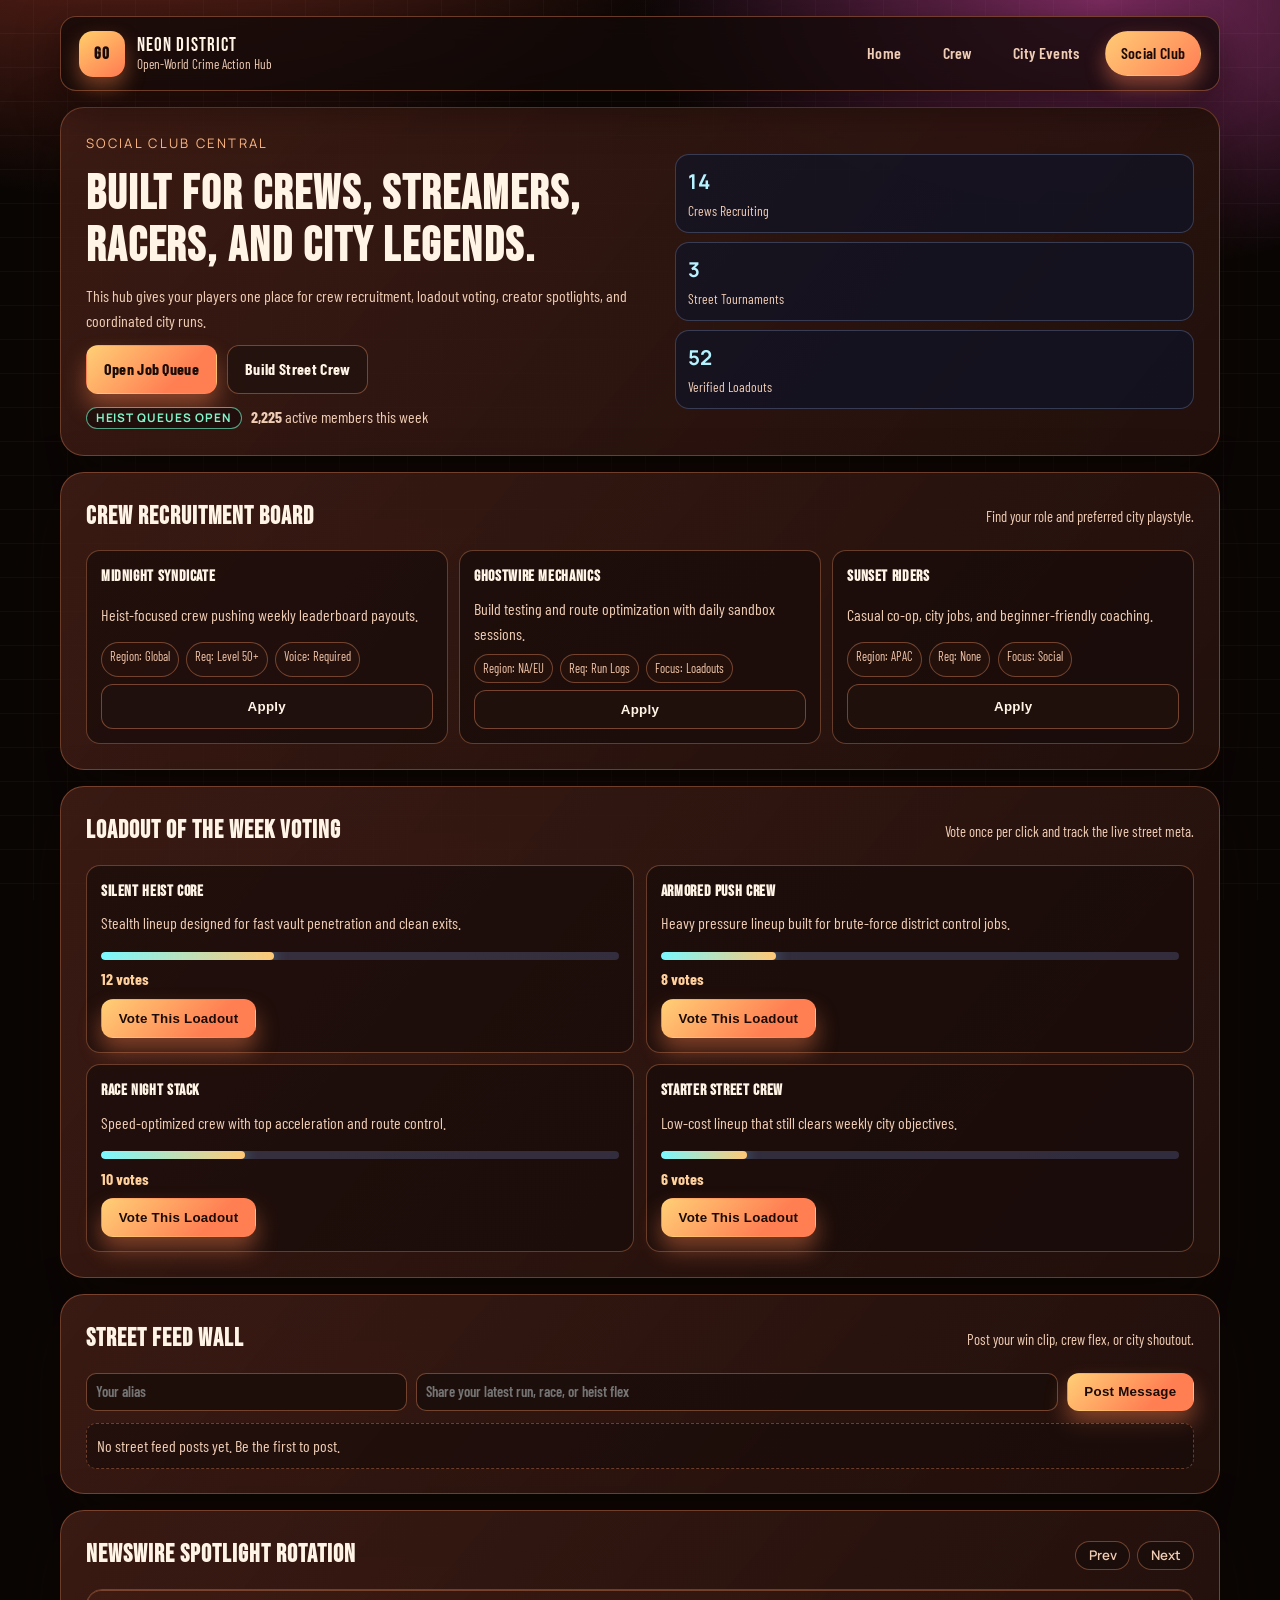
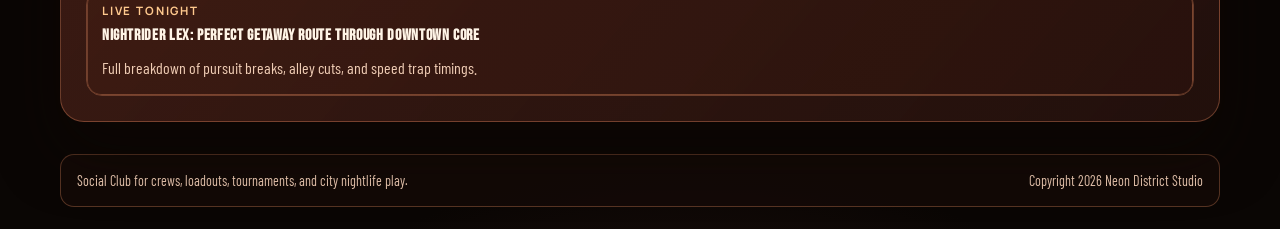
<file: community.html>
<!DOCTYPE html>
<html lang="en">
<head>
  <meta charset="UTF-8" />
  <meta name="viewport" content="width=device-width, initial-scale=1" />
  <title>Neon District | Social Club</title>
  <link rel="preconnect" href="https://fonts.googleapis.com" />
  <link rel="preconnect" href="https://fonts.gstatic.com" crossorigin />
  <link
    href="https://fonts.googleapis.com/css2?family=Bebas+Neue&family=Barlow+Condensed:wght@400;500;600;700;800&family=Manrope:wght@500;700&display=swap"
    rel="stylesheet"
  />
  <link rel="stylesheet" href="styles.css" />
  <script src="script.js" defer></script>
</head>
<body data-page="community">
  <div class="atmo-layer"></div>

  <header class="site-header">
    <a href="index.html" class="brand">
      <span class="brand-mark">GO</span>
      <span class="brand-text">
        <strong>Neon District</strong>
        <small>Open-World Crime Action Hub</small>
      </span>
    </a>

    <button class="menu-toggle" type="button" data-menu-toggle aria-label="Toggle navigation">Menu</button>

    <nav class="site-nav" data-nav>
      <a href="index.html" data-page-link="home">Home</a>
      <a href="startgame.html" data-page-link="characters">Crew</a>
      <a href="event_calender.html" data-page-link="events">City Events</a>
      <a href="community.html" data-page-link="community">Social Club</a>
    </nav>
  </header>

  <main class="page page-community">
    <section class="panel community-hero" data-reveal>
      <div class="community-hero-copy">
        <p class="kicker">Social Club Central</p>
        <h1>Built for crews, streamers, racers, and city legends.</h1>
        <p class="intro-text">
          This hub gives your players one place for crew recruitment, loadout voting, creator spotlights, and coordinated city runs.
        </p>

        <div class="cta-row">
          <a class="btn btn-primary" href="event_calender.html">Open Job Queue</a>
          <a class="btn btn-ghost" href="startgame.html">Build Street Crew</a>
        </div>

        <div class="community-badges">
          <span class="status-badge status-online" data-community-status>Server online</span>
          <span><strong data-community-members>2438</strong> active members this week</span>
        </div>
      </div>

      <div class="community-hero-metrics">
        <article class="stat-card">
          <h3>14</h3>
          <p>Crews Recruiting</p>
        </article>
        <article class="stat-card">
          <h3>3</h3>
          <p>Street Tournaments</p>
        </article>
        <article class="stat-card">
          <h3>52</h3>
          <p>Verified Loadouts</p>
        </article>
      </div>
    </section>

    <section class="panel guild-panel" data-reveal>
      <div class="section-head">
        <h2>Crew Recruitment Board</h2>
        <small>Find your role and preferred city playstyle.</small>
      </div>

      <div class="guild-grid">
        <article class="guild-card">
          <h3>Midnight Syndicate</h3>
          <p>Heist-focused crew pushing weekly leaderboard payouts.</p>
          <div class="chip-row">
            <span class="chip">Region: Global</span>
            <span class="chip">Req: Level 50+</span>
            <span class="chip">Voice: Required</span>
          </div>
          <button class="btn btn-ghost" type="button">Apply</button>
        </article>

        <article class="guild-card">
          <h3>Ghostwire Mechanics</h3>
          <p>Build testing and route optimization with daily sandbox sessions.</p>
          <div class="chip-row">
            <span class="chip">Region: NA/EU</span>
            <span class="chip">Req: Run Logs</span>
            <span class="chip">Focus: Loadouts</span>
          </div>
          <button class="btn btn-ghost" type="button">Apply</button>
        </article>

        <article class="guild-card">
          <h3>Sunset Riders</h3>
          <p>Casual co-op, city jobs, and beginner-friendly coaching.</p>
          <div class="chip-row">
            <span class="chip">Region: APAC</span>
            <span class="chip">Req: None</span>
            <span class="chip">Focus: Social</span>
          </div>
          <button class="btn btn-ghost" type="button">Apply</button>
        </article>
      </div>
    </section>

    <section class="panel vote-panel" data-reveal>
      <div class="section-head">
        <h2>Loadout of the Week Voting</h2>
        <small>Vote once per click and track the live street meta.</small>
      </div>

      <div class="vote-grid">
        <article class="vote-card">
          <h3>Silent Heist Core</h3>
          <p>Stealth lineup designed for fast vault penetration and clean exits.</p>
          <div class="progress-meter"><span data-vote-bar="burst"></span></div>
          <p class="vote-count"><strong data-vote-count="burst">0</strong> votes</p>
          <button class="btn btn-primary" type="button" data-vote-button="burst">Vote This Loadout</button>
        </article>

        <article class="vote-card">
          <h3>Armored Push Crew</h3>
          <p>Heavy pressure lineup built for brute-force district control jobs.</p>
          <div class="progress-meter"><span data-vote-bar="carry"></span></div>
          <p class="vote-count"><strong data-vote-count="carry">0</strong> votes</p>
          <button class="btn btn-primary" type="button" data-vote-button="carry">Vote This Loadout</button>
        </article>

        <article class="vote-card">
          <h3>Race Night Stack</h3>
          <p>Speed-optimized crew with top acceleration and route control.</p>
          <div class="progress-meter"><span data-vote-bar="reaction"></span></div>
          <p class="vote-count"><strong data-vote-count="reaction">0</strong> votes</p>
          <button class="btn btn-primary" type="button" data-vote-button="reaction">Vote This Loadout</button>
        </article>

        <article class="vote-card">
          <h3>Starter Street Crew</h3>
          <p>Low-cost lineup that still clears weekly city objectives.</p>
          <div class="progress-meter"><span data-vote-bar="beginner"></span></div>
          <p class="vote-count"><strong data-vote-count="beginner">0</strong> votes</p>
          <button class="btn btn-primary" type="button" data-vote-button="beginner">Vote This Loadout</button>
        </article>
      </div>
    </section>

    <section class="panel fan-wall-panel" data-reveal>
      <div class="section-head">
        <h2>Street Feed Wall</h2>
        <small>Post your win clip, crew flex, or city shoutout.</small>
      </div>

      <form class="fan-form" data-fan-form>
        <input type="text" name="alias" maxlength="20" placeholder="Your alias" required />
        <input type="text" name="message" maxlength="140" placeholder="Share your latest run, race, or heist flex" required />
        <button class="btn btn-primary" type="submit">Post Message</button>
      </form>

      <ul class="fan-wall-list" data-fan-list>
        <li class="fan-empty">No posts yet. Be the first to post.</li>
      </ul>
    </section>

    <section class="panel spotlight-panel" data-reveal>
      <div class="section-head">
        <h2>Newswire Spotlight Rotation</h2>
        <div class="carousel-controls">
          <button type="button" data-spot-prev aria-label="Previous spotlight">Prev</button>
          <button type="button" data-spot-next aria-label="Next spotlight">Next</button>
        </div>
      </div>

      <div class="carousel-window">
        <div class="spotlight-track" data-spotlight-track>
          <article class="spotlight-card">
            <p class="label">Live Tonight</p>
            <h3>NightRider Lex: Perfect getaway route through Downtown Core</h3>
            <p>Full breakdown of pursuit breaks, alley cuts, and speed trap timings.</p>
          </article>
          <article class="spotlight-card">
            <p class="label">Guide Drop</p>
            <h3>Ghostline Crew: Full progression roadmap from level 1 to 50</h3>
            <p>Includes low-budget routes, cash planning, and loadout priorities.</p>
          </article>
          <article class="spotlight-card">
            <p class="label">Build Lab</p>
            <h3>Garage Collective: Street race benchmark tuning spreadsheet</h3>
            <p>Community test results for suspension, traction, and drift control.</p>
          </article>
        </div>
      </div>
    </section>
  </main>

  <footer class="site-footer">
    <p>Social Club for crews, loadouts, tournaments, and city nightlife play.</p>
    <p>Copyright <span data-year></span> Neon District Studio</p>
  </footer>
</body>
</html>
</file>
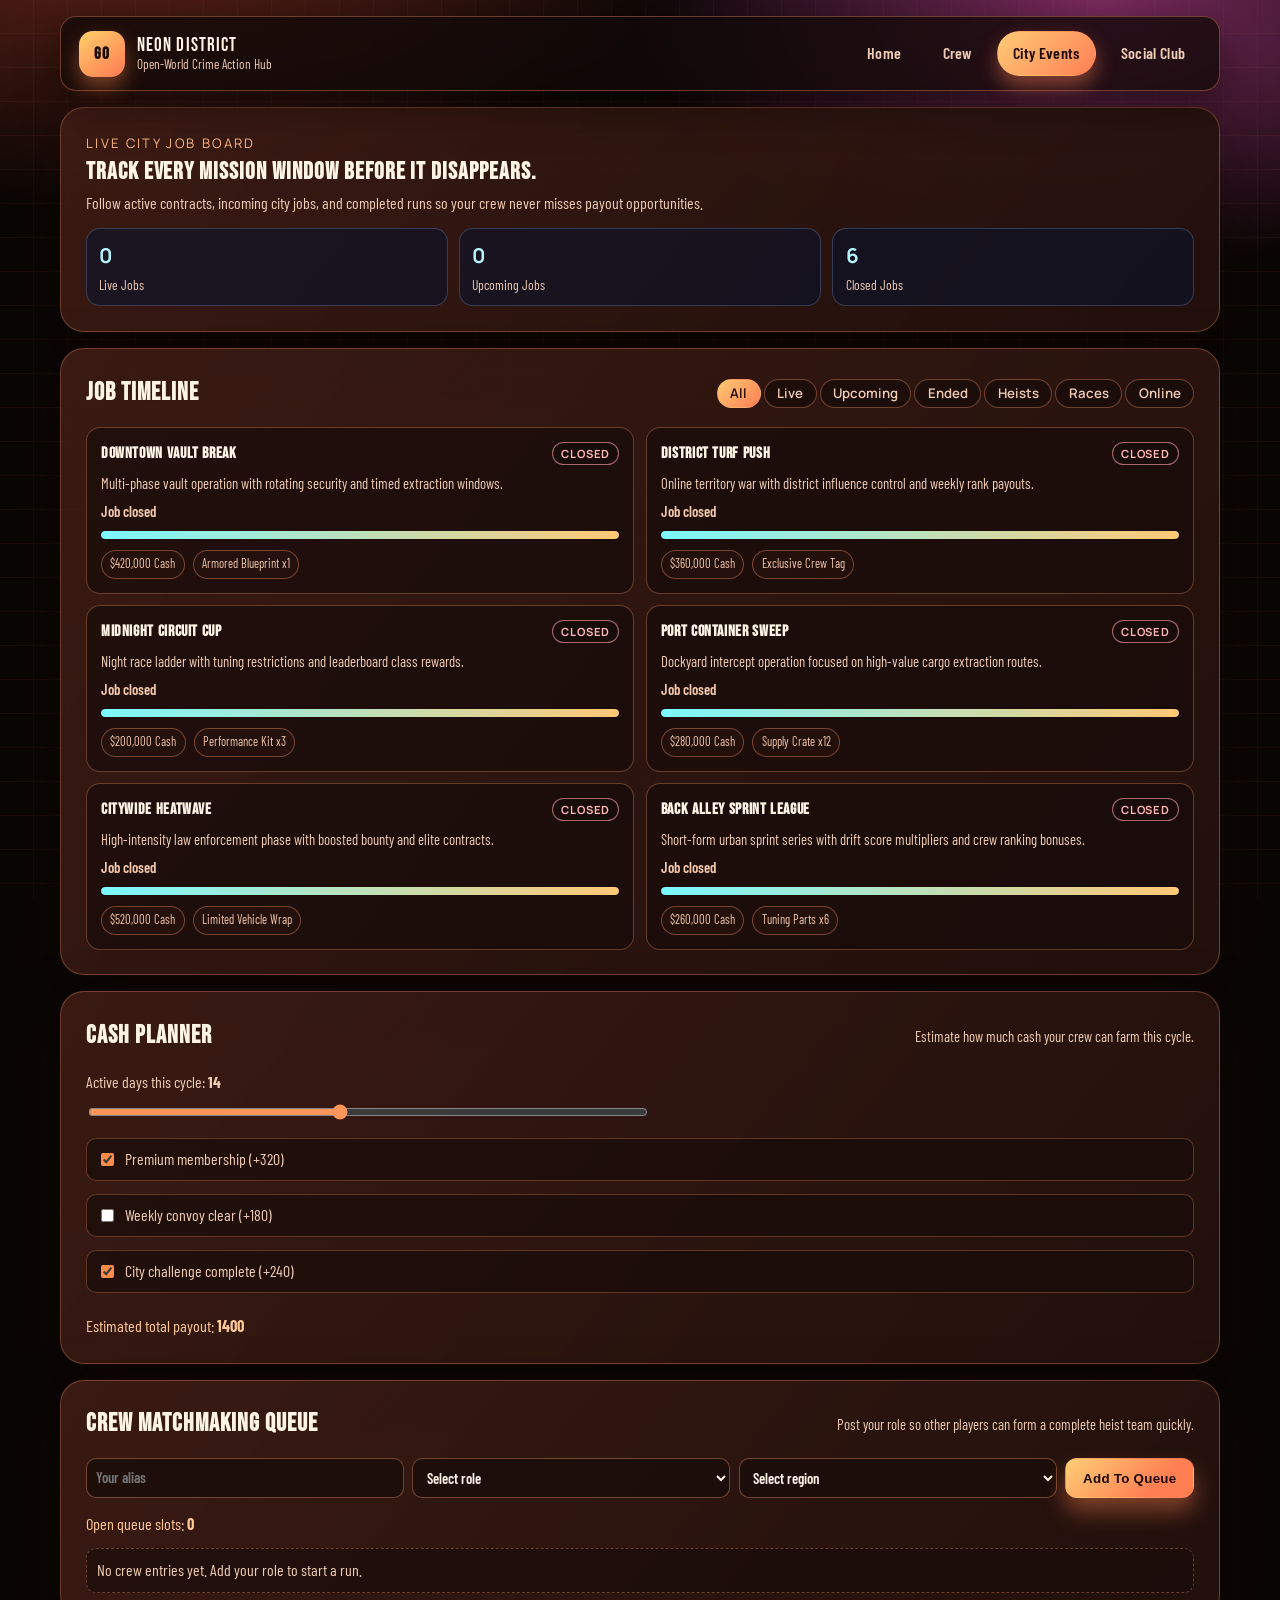
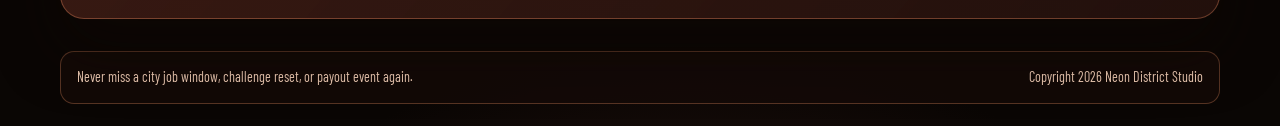
<file: event_calender.html>
<!DOCTYPE html>
<html lang="en">
<head>
  <meta charset="UTF-8" />
  <meta name="viewport" content="width=device-width, initial-scale=1" />
  <title>Neon District | City Job Board</title>
  <link rel="preconnect" href="https://fonts.googleapis.com" />
  <link rel="preconnect" href="https://fonts.gstatic.com" crossorigin />
  <link
    href="https://fonts.googleapis.com/css2?family=Bebas+Neue&family=Barlow+Condensed:wght@400;500;600;700;800&family=Manrope:wght@500;700&display=swap"
    rel="stylesheet"
  />
  <link rel="stylesheet" href="styles.css" />
  <script src="script.js" defer></script>
</head>
<body data-page="events">
  <div class="atmo-layer"></div>

  <header class="site-header">
    <a href="index.html" class="brand">
      <span class="brand-mark">GO</span>
      <span class="brand-text">
        <strong>Neon District</strong>
        <small>Open-World Crime Action Hub</small>
      </span>
    </a>

    <button class="menu-toggle" type="button" data-menu-toggle aria-label="Toggle navigation">Menu</button>

    <nav class="site-nav" data-nav>
      <a href="index.html" data-page-link="home">Home</a>
      <a href="startgame.html" data-page-link="characters">Crew</a>
      <a href="event_calender.html" data-page-link="events">City Events</a>
      <a href="community.html" data-page-link="community">Social Club</a>
    </nav>
  </header>

  <main class="page page-events">
    <section class="panel events-hero" data-reveal>
      <div>
        <p class="kicker">Live City Job Board</p>
        <h1>Track every mission window before it disappears.</h1>
        <p class="intro-text">
          Follow active contracts, incoming city jobs, and completed runs so your crew never misses payout opportunities.
        </p>
      </div>

      <div class="metrics-grid">
        <article class="stat-card">
          <h3 data-live-count>0</h3>
          <p>Live Jobs</p>
        </article>
        <article class="stat-card">
          <h3 data-upcoming-count>0</h3>
          <p>Upcoming Jobs</p>
        </article>
        <article class="stat-card">
          <h3 data-ended-count>0</h3>
          <p>Closed Jobs</p>
        </article>
      </div>
    </section>

    <section class="panel event-panel" data-reveal>
      <div class="section-head">
        <h2>Job Timeline</h2>
        <div class="filter-row" data-event-filters>
          <button class="active" type="button" data-event-filter="all">All</button>
          <button type="button" data-event-filter="live">Live</button>
          <button type="button" data-event-filter="upcoming">Upcoming</button>
          <button type="button" data-event-filter="ended">Ended</button>
          <button type="button" data-event-filter="heist">Heists</button>
          <button type="button" data-event-filter="race">Races</button>
          <button type="button" data-event-filter="online">Online</button>
        </div>
      </div>

      <div class="event-grid">
        <article
          class="event-card"
          data-event-type="heist"
          data-start="2026-04-12T05:00:00Z"
          data-end="2026-04-27T04:59:00Z"
        >
          <header>
            <h3>Downtown Vault Break</h3>
            <span class="status-pill" data-status-text>Loading</span>
          </header>
          <p>Multi-phase vault operation with rotating security and timed extraction windows.</p>
          <p class="countdown" data-countdown>Syncing timeline...</p>
          <div class="progress-meter"><span data-progress></span></div>
          <div class="reward-line">
            <span>$420,000 Cash</span>
            <span>Armored Blueprint x1</span>
          </div>
        </article>

        <article
          class="event-card"
          data-event-type="online"
          data-start="2026-04-16T05:00:00Z"
          data-end="2026-05-03T04:59:00Z"
        >
          <header>
            <h3>District Turf Push</h3>
            <span class="status-pill" data-status-text>Loading</span>
          </header>
          <p>Online territory war with district influence control and weekly rank payouts.</p>
          <p class="countdown" data-countdown>Syncing timeline...</p>
          <div class="progress-meter"><span data-progress></span></div>
          <div class="reward-line">
            <span>$360,000 Cash</span>
            <span>Exclusive Crew Tag</span>
          </div>
        </article>

        <article
          class="event-card"
          data-event-type="race"
          data-start="2026-04-20T05:00:00Z"
          data-end="2026-04-29T04:59:00Z"
        >
          <header>
            <h3>Midnight Circuit Cup</h3>
            <span class="status-pill" data-status-text>Loading</span>
          </header>
          <p>Night race ladder with tuning restrictions and leaderboard class rewards.</p>
          <p class="countdown" data-countdown>Syncing timeline...</p>
          <div class="progress-meter"><span data-progress></span></div>
          <div class="reward-line">
            <span>$200,000 Cash</span>
            <span>Performance Kit x3</span>
          </div>
        </article>

        <article
          class="event-card"
          data-event-type="heist"
          data-start="2026-03-30T05:00:00Z"
          data-end="2026-04-11T04:59:00Z"
        >
          <header>
            <h3>Port Container Sweep</h3>
            <span class="status-pill" data-status-text>Loading</span>
          </header>
          <p>Dockyard intercept operation focused on high-value cargo extraction routes.</p>
          <p class="countdown" data-countdown>Syncing timeline...</p>
          <div class="progress-meter"><span data-progress></span></div>
          <div class="reward-line">
            <span>$280,000 Cash</span>
            <span>Supply Crate x12</span>
          </div>
        </article>

        <article
          class="event-card"
          data-event-type="online"
          data-start="2026-05-01T05:00:00Z"
          data-end="2026-05-22T04:59:00Z"
        >
          <header>
            <h3>Citywide Heatwave</h3>
            <span class="status-pill" data-status-text>Loading</span>
          </header>
          <p>High-intensity law enforcement phase with boosted bounty and elite contracts.</p>
          <p class="countdown" data-countdown>Syncing timeline...</p>
          <div class="progress-meter"><span data-progress></span></div>
          <div class="reward-line">
            <span>$520,000 Cash</span>
            <span>Limited Vehicle Wrap</span>
          </div>
        </article>

        <article
          class="event-card"
          data-event-type="race"
          data-start="2026-04-08T05:00:00Z"
          data-end="2026-04-25T04:59:00Z"
        >
          <header>
            <h3>Back Alley Sprint League</h3>
            <span class="status-pill" data-status-text>Loading</span>
          </header>
          <p>Short-form urban sprint series with drift score multipliers and crew ranking bonuses.</p>
          <p class="countdown" data-countdown>Syncing timeline...</p>
          <div class="progress-meter"><span data-progress></span></div>
          <div class="reward-line">
            <span>$260,000 Cash</span>
            <span>Tuning Parts x6</span>
          </div>
        </article>
      </div>
    </section>

    <section class="panel planner-panel" data-reveal>
      <div class="section-head">
        <h2>Cash Planner</h2>
        <small>Estimate how much cash your crew can farm this cycle.</small>
      </div>

      <label for="daysRange">Active days this cycle: <strong data-days-output>14</strong></label>
      <input id="daysRange" type="range" min="1" max="30" value="14" data-days-slider />

      <div class="bonus-options">
        <label><input type="checkbox" data-bonus="320" checked /> Premium membership (+320)</label>
        <label><input type="checkbox" data-bonus="180" /> Weekly convoy clear (+180)</label>
        <label><input type="checkbox" data-bonus="240" checked /> City challenge complete (+240)</label>
      </div>

      <p class="planner-total">Estimated total payout: <strong data-gem-total>0</strong></p>
    </section>

    <section class="panel coop-panel" data-reveal>
      <div class="section-head">
        <h2>Crew Matchmaking Queue</h2>
        <small>Post your role so other players can form a complete heist team quickly.</small>
      </div>

      <form class="coop-form" data-coop-form>
        <input type="text" name="alias" maxlength="20" placeholder="Your alias" required />
        <select name="role" required>
          <option value="">Select role</option>
          <option value="Driver">Driver</option>
          <option value="Gunner">Gunner</option>
          <option value="Hacker">Hacker</option>
          <option value="Support">Support</option>
        </select>
        <select name="region" required>
          <option value="">Select region</option>
          <option value="NA">NA</option>
          <option value="EU">EU</option>
          <option value="APAC">APAC</option>
          <option value="Global">Global</option>
        </select>
        <button class="btn btn-primary" type="submit">Add To Queue</button>
      </form>

      <p class="planner-total">Open queue slots: <strong data-coop-count>0</strong></p>

      <ul class="coop-list" data-coop-list>
        <li class="fan-empty">No co-op entries yet. Add your role to start a squad.</li>
      </ul>
    </section>
  </main>

  <footer class="site-footer">
    <p>Never miss a city job window, challenge reset, or payout event again.</p>
    <p>Copyright <span data-year></span> Neon District Studio</p>
  </footer>
</body>
</html>
</file>
<file: styles.css>
:root {
  --bg-base: #0a0604;
  --bg-surface: #1d120f;
  --bg-elevated: rgba(34, 18, 14, 0.82);
  --ink: #fff4e6;
  --ink-soft: #f0cdb5;
  --line: rgba(246, 145, 101, 0.34);
  --aqua: #ff8b4a;
  --gold: #ffb35b;
  --rose: #ff6799;
  --success: #9cf1b5;
  --danger: #ff8d8d;
  --shadow-lg: 0 28px 60px rgba(15, 6, 4, 0.62);
  --radius-lg: 24px;
  --radius-md: 14px;
  --radius-sm: 10px;
}

* {
  box-sizing: border-box;
}

html,
body {
  margin: 0;
  padding: 0;
  min-height: 100%;
}

body {
  font-family: "Barlow Condensed", sans-serif;
  color: var(--ink);
  background:
    radial-gradient(1100px 680px at 10% -10%, #7f2d21 0%, transparent 56%),
    radial-gradient(900px 520px at 86% 0%, #7b2b5f 0%, transparent 52%),
    radial-gradient(900px 620px at 54% 115%, #2b1612 0%, transparent 55%),
    var(--bg-base);
  line-height: 1.55;
  overflow-x: hidden;
}

.atmo-layer {
  position: fixed;
  inset: 0;
  pointer-events: none;
  z-index: -1;
  opacity: 0.2;
  background-image:
    linear-gradient(transparent 97%, rgba(255, 121, 76, 0.32) 97%),
    linear-gradient(90deg, transparent 97%, rgba(255, 106, 154, 0.26) 97%);
  background-size: 34px 34px;
  animation: starsDrift 40s linear infinite;
}

img {
  max-width: 100%;
  display: block;
}

a {
  color: inherit;
  text-decoration: none;
}

.site-header {
  position: sticky;
  top: 0;
  z-index: 40;
  margin: 1rem auto 0;
  width: min(1160px, calc(100vw - 1.2rem));
  padding: 0.85rem 1.1rem;
  border: 1px solid rgba(247, 142, 96, 0.38);
  border-radius: 16px;
  display: flex;
  align-items: center;
  justify-content: space-between;
  gap: 1rem;
  backdrop-filter: blur(16px);
  background: rgba(18, 10, 8, 0.78);
  box-shadow: 0 14px 40px rgba(15, 6, 4, 0.55);
}

.brand {
  display: inline-flex;
  align-items: center;
  gap: 0.75rem;
  min-width: 0;
}

.brand-mark {
  width: 46px;
  height: 46px;
  border-radius: 14px;
  display: inline-grid;
  place-items: center;
  font-family: "Bebas Neue", sans-serif;
  font-weight: 900;
  font-size: 1.05rem;
  letter-spacing: 0.06em;
  color: #190a05;
  background: linear-gradient(145deg, #ffcf6b, #ff7a52);
  box-shadow: 0 10px 20px rgba(255, 136, 74, 0.42);
}

.brand-text {
  display: grid;
  line-height: 1.2;
}

.brand-text strong {
  font-family: "Bebas Neue", sans-serif;
  font-weight: 400;
  letter-spacing: 0.06em;
  font-size: clamp(1rem, 1.8vw, 1.2rem);
}

.brand-text small {
  color: var(--ink-soft);
  font-size: 0.83rem;
}

.menu-toggle {
  display: none;
  border: 1px solid rgba(242, 146, 103, 0.42);
  border-radius: 999px;
  background: rgba(34, 18, 14, 0.84);
  color: var(--ink);
  font: 600 0.92rem/1 "Manrope", sans-serif;
  padding: 0.58rem 0.95rem;
  cursor: pointer;
}

.site-nav {
  display: inline-flex;
  align-items: center;
  gap: 0.55rem;
}

.site-nav a {
  position: relative;
  padding: 0.58rem 0.95rem;
  border-radius: 999px;
  color: var(--ink-soft);
  border: 1px solid transparent;
  transition: all 0.24s ease;
  font-weight: 600;
  letter-spacing: 0.02em;
}

.site-nav a:hover {
  color: var(--ink);
  border-color: rgba(244, 148, 103, 0.45);
  background: rgba(55, 27, 21, 0.74);
}

.site-nav a.is-current {
  color: #1c0b05;
  border-color: transparent;
  background: linear-gradient(135deg, #ffcb75, #ff7f56);
  box-shadow: 0 10px 20px rgba(255, 128, 86, 0.45);
}

.page {
  width: min(1160px, calc(100vw - 1.2rem));
  margin: 1rem auto 2rem;
  display: grid;
  gap: 1rem;
}

.panel {
  position: relative;
  border-radius: var(--radius-lg);
  border: 1px solid var(--line);
  background:
    linear-gradient(130deg, rgba(124, 53, 36, 0.3), rgba(35, 16, 12, 0.8)),
    var(--bg-elevated);
  box-shadow: var(--shadow-lg);
  padding: clamp(1.05rem, 2vw, 1.55rem);
  overflow: clip;
}

.panel::after {
  content: "";
  position: absolute;
  inset: -2px;
  border-radius: inherit;
  border: 1px solid rgba(248, 145, 95, 0.12);
  pointer-events: none;
}

.kicker {
  margin: 0;
  color: #ffb983;
  font-family: "Manrope", sans-serif;
  font-size: 0.82rem;
  letter-spacing: 0.18em;
  text-transform: uppercase;
}

h1,
h2,
h3 {
  font-family: "Bebas Neue", sans-serif;
  letter-spacing: 0.04em;
  margin: 0;
}

.intro-text,
p {
  margin: 0;
  color: var(--ink-soft);
}

.section-head {
  display: flex;
  align-items: center;
  justify-content: space-between;
  gap: 1rem;
  margin-bottom: 0.9rem;
}

.section-head h2 {
  font-size: clamp(1.15rem, 2.1vw, 1.55rem);
}

.section-head small {
  color: var(--ink-soft);
  font-size: 0.92rem;
}

.btn {
  border: 1px solid transparent;
  border-radius: 12px;
  padding: 0.68rem 1.05rem;
  font-weight: 700;
  letter-spacing: 0.02em;
  cursor: pointer;
  transition: transform 0.22s ease, box-shadow 0.22s ease, background 0.22s ease;
}

.btn:hover {
  transform: translateY(-2px);
}

.btn-primary {
  color: #1b0b05;
  background: linear-gradient(135deg, #ffcf76, #ff7f53 70%);
  box-shadow: 0 13px 22px rgba(255, 130, 78, 0.42);
}

.btn-primary:hover {
  box-shadow: 0 16px 26px rgba(255, 129, 82, 0.52);
}

.btn-ghost {
  color: var(--ink);
  border-color: rgba(248, 148, 100, 0.4);
  background: rgba(34, 18, 14, 0.82);
}

.btn-ghost:hover {
  background: rgba(60, 28, 20, 0.86);
}

.hero {
  display: grid;
  grid-template-columns: 1.06fr 0.94fr;
  align-items: center;
  gap: 1rem;
}

.hero h1 {
  margin-top: 0.45rem;
  font-size: clamp(1.8rem, 3.8vw, 3.2rem);
  line-height: 1.07;
}

.hero-copy {
  display: grid;
  gap: 0.8rem;
}

.cta-row {
  display: flex;
  flex-wrap: wrap;
  gap: 0.65rem;
}

.stat-grid,
.metrics-grid {
  display: grid;
  grid-template-columns: repeat(3, minmax(0, 1fr));
  gap: 0.7rem;
}

.stat-card {
  border-radius: 14px;
  border: 1px solid rgba(153, 177, 240, 0.26);
  background: rgba(12, 19, 41, 0.64);
  padding: 0.66rem 0.78rem;
}

.stat-card h3 {
  font-family: "Manrope", sans-serif;
  font-size: 1.28rem;
  color: #b5f3ff;
}

.stat-card p {
  margin-top: 0.15rem;
  font-size: 0.85rem;
  color: var(--ink-soft);
}

.hero-art {
  display: grid;
  place-items: center;
  min-height: 300px;
}

.hero-art img,
.spotlight-art img {
  width: min(410px, 100%);
  max-height: 530px;
  object-fit: cover;
  border-radius: 20px;
  border: 1px solid rgba(144, 170, 237, 0.3);
  box-shadow: 0 30px 55px rgba(5, 9, 24, 0.62);
}

.energy-orb {
  position: absolute;
  width: 360px;
  height: 360px;
  border-radius: 50%;
  background:
    radial-gradient(circle at 32% 28%, rgba(255, 175, 104, 0.86), rgba(255, 122, 82, 0.08) 68%),
    radial-gradient(circle at 68% 70%, rgba(255, 121, 158, 0.44), rgba(255, 96, 138, 0.07) 72%);
  filter: blur(1px);
  animation: pulseAura 5s ease-in-out infinite;
}

.carousel-panel {
  display: grid;
  gap: 0.8rem;
}

.carousel-controls {
  display: inline-flex;
  gap: 0.45rem;
}

.carousel-controls button,
.filter-row button {
  border: 1px solid rgba(247, 149, 103, 0.38);
  background: rgba(24, 12, 10, 0.76);
  color: var(--ink-soft);
  border-radius: 999px;
  padding: 0.44rem 0.78rem;
  font: 600 0.83rem/1 "Manrope", sans-serif;
  cursor: pointer;
  transition: all 0.2s ease;
}

.carousel-controls button:hover,
.filter-row button:hover,
.filter-row button.active {
  color: #1c0a05;
  border-color: transparent;
  background: linear-gradient(135deg, #ffca74, #ff7d53);
}

.carousel-window {
  overflow: hidden;
  border-radius: 16px;
  border: 1px solid rgba(246, 149, 102, 0.32);
}

.carousel-track {
  display: flex;
  transition: transform 0.45s ease;
}

.news-card {
  min-width: 100%;
  padding: 1.2rem;
  background:
    linear-gradient(130deg, rgba(148, 65, 41, 0.3), rgba(50, 21, 15, 0.72)),
    rgba(20, 10, 8, 0.86);
  display: grid;
  gap: 0.48rem;
}

.news-card .label {
  color: #ffc98e;
  font: 700 0.72rem/1 "Manrope", sans-serif;
  letter-spacing: 0.16em;
  text-transform: uppercase;
}

.news-card h3 {
  font-size: clamp(1.04rem, 2vw, 1.45rem);
}

.news-card p {
  max-width: 72ch;
}

.realm-grid {
  display: grid;
  grid-template-columns: repeat(3, minmax(0, 1fr));
  gap: 0.7rem;
}

.realm-card,
.event-card,
.roster-card {
  border-radius: 14px;
  border: 1px solid rgba(247, 149, 103, 0.34);
  background: rgba(23, 11, 9, 0.68);
  padding: 0.88rem;
}

.realm-card h3,
.event-card h3,
.roster-card h3 {
  font-size: 1rem;
}

.realm-card p,
.event-card p,
.roster-card p {
  margin-top: 0.32rem;
  font-size: 0.92rem;
}

.progress-meter {
  margin-top: 0.55rem;
  width: 100%;
  height: 8px;
  border-radius: 999px;
  overflow: hidden;
  background: rgba(121, 146, 222, 0.24);
}

.progress-meter span {
  display: block;
  height: 100%;
  width: 0;
  border-radius: inherit;
  background: linear-gradient(90deg, #7af8ff, #ffc875);
  box-shadow: 0 0 14px rgba(121, 227, 255, 0.55);
  transition: width 0.35s ease;
}

.commission-list {
  margin: 0;
  padding: 0;
  list-style: none;
  display: grid;
  gap: 0.5rem;
}

.commission-list label {
  display: flex;
  gap: 0.6rem;
  align-items: center;
  color: var(--ink-soft);
  padding: 0.58rem 0.7rem;
  border-radius: 12px;
  border: 1px solid rgba(142, 166, 232, 0.24);
  background: rgba(10, 18, 35, 0.62);
}

.commission-list input {
  accent-color: #87f3ff;
}

.commission-progress {
  margin-top: 0.7rem;
  display: grid;
  gap: 0.32rem;
}

.commission-progress p {
  color: #b4f8ff;
  font-weight: 700;
}

.character-shell {
  display: grid;
  grid-template-columns: 1.05fr 0.95fr;
  gap: 1rem;
  align-items: center;
}

.spotlight-copy {
  display: grid;
  gap: 0.6rem;
}

.spotlight-copy h1 {
  font-size: clamp(1.75rem, 3.8vw, 3rem);
}

.spotlight-meta {
  display: inline-flex;
  align-items: center;
  flex-wrap: wrap;
  gap: 0.42rem;
  color: #ffc18c;
  font-weight: 600;
}

.dot-sep {
  width: 6px;
  height: 6px;
  border-radius: 999px;
  background: rgba(255, 154, 110, 0.74);
}

.star-line {
  color: var(--gold);
  letter-spacing: 0.2em;
  font-size: 1rem;
  text-shadow: 0 0 12px rgba(247, 201, 95, 0.32);
}

.spotlight-quote {
  max-width: 58ch;
}

.ability-grid {
  display: grid;
  grid-template-columns: repeat(2, minmax(0, 1fr));
  gap: 0.6rem;
}

.ability-grid article {
  border-radius: 12px;
  border: 1px solid rgba(246, 149, 103, 0.32);
  background: rgba(23, 11, 9, 0.66);
  padding: 0.65rem;
}

.ability-grid h3 {
  font-size: 0.9rem;
  color: #ffc88f;
  margin-bottom: 0.2rem;
}

.ability-grid p {
  color: var(--ink);
  font-weight: 600;
}

.roster-grid {
  display: grid;
  grid-template-columns: repeat(4, minmax(0, 1fr));
  gap: 0.6rem;
}

.roster-card {
  cursor: pointer;
  transition: transform 0.22s ease, border-color 0.22s ease, background 0.22s ease;
}

.roster-card:hover,
.roster-card:focus-visible {
  transform: translateY(-2px);
  border-color: rgba(255, 177, 123, 0.64);
  outline: none;
}

.roster-card.active {
  border-color: rgba(255, 201, 116, 0.74);
  background:
    linear-gradient(140deg, rgba(255, 161, 93, 0.24), rgba(55, 24, 16, 0.76)),
    rgba(25, 13, 10, 0.78);
}

.roster-card.is-hidden,
.event-card.is-hidden {
  display: none;
}

.wish-controls {
  display: flex;
  align-items: center;
  flex-wrap: wrap;
  gap: 0.55rem;
}

.pity-text {
  margin: 0;
  color: #ffc892;
}

.wish-results {
  margin: 0.8rem 0 0;
  padding: 0;
  list-style: none;
  display: grid;
  gap: 0.4rem;
}

.wish-results li {
  border-radius: 10px;
  border: 1px solid rgba(245, 149, 103, 0.3);
  background: rgba(24, 12, 10, 0.7);
  padding: 0.52rem 0.65rem;
  color: var(--ink-soft);
}

.wish-results li.rarity-5 {
  border-color: rgba(255, 208, 120, 0.85);
  background: rgba(68, 53, 19, 0.45);
  color: #ffe5ab;
}

.wish-results li.rarity-4 {
  border-color: rgba(170, 137, 245, 0.8);
  background: rgba(48, 30, 80, 0.45);
  color: #e7daff;
}

.wish-empty {
  opacity: 0.82;
}

.events-hero {
  display: grid;
  gap: 0.8rem;
}

.event-grid {
  display: grid;
  grid-template-columns: repeat(2, minmax(0, 1fr));
  gap: 0.7rem;
}

.event-card header {
  display: flex;
  align-items: flex-start;
  justify-content: space-between;
  gap: 0.5rem;
}

.status-pill {
  font: 700 0.7rem/1 "Manrope", sans-serif;
  letter-spacing: 0.08em;
  text-transform: uppercase;
  border-radius: 999px;
  padding: 0.3rem 0.5rem;
  border: 1px solid rgba(247, 149, 103, 0.38);
  color: #f1c7ab;
  background: rgba(25, 13, 10, 0.84);
}

.event-card.status-live .status-pill {
  border-color: rgba(255, 184, 120, 0.72);
  color: #ffd39a;
}

.event-card.status-upcoming .status-pill {
  border-color: rgba(255, 208, 124, 0.72);
  color: #ffdf94;
}

.event-card.status-ended .status-pill {
  border-color: rgba(235, 150, 150, 0.68);
  color: #ffb7b7;
}

.countdown {
  margin-top: 0.55rem;
  color: #f4c9ad;
  font-weight: 600;
}

.reward-line {
  margin-top: 0.64rem;
  display: flex;
  gap: 0.5rem;
  flex-wrap: wrap;
}

.reward-line span {
  border-radius: 999px;
  border: 1px solid rgba(246, 149, 103, 0.4);
  background: rgba(40, 18, 13, 0.72);
  padding: 0.24rem 0.52rem;
  color: #f2c7aa;
  font-size: 0.78rem;
}

.planner-panel label {
  display: block;
  margin-bottom: 0.42rem;
  color: var(--ink-soft);
}

.planner-panel input[type="range"] {
  width: min(560px, 100%);
  accent-color: #ff955b;
}

.bonus-options {
  margin-top: 0.75rem;
  display: grid;
  gap: 0.4rem;
}

.bonus-options label {
  display: flex;
  align-items: center;
  gap: 0.5rem;
  padding: 0.5rem 0.65rem;
  border-radius: 10px;
  border: 1px solid rgba(246, 149, 103, 0.3);
  background: rgba(23, 11, 9, 0.66);
}

.bonus-options input {
  accent-color: #ff8b4a;
}

.planner-total {
  margin-top: 0.8rem;
  color: #ffc994;
  font-size: 1.02rem;
}

.status-badge {
  display: inline-flex;
  align-items: center;
  justify-content: center;
  border-radius: 999px;
  border: 1px solid rgba(246, 149, 103, 0.4);
  padding: 0.25rem 0.55rem;
  font: 700 0.74rem/1 "Manrope", sans-serif;
  letter-spacing: 0.08em;
  text-transform: uppercase;
  color: #f2c6ab;
  background: rgba(28, 14, 11, 0.84);
}

.status-badge.status-online {
  border-color: rgba(113, 240, 196, 0.66);
  color: #82f5cb;
}

.status-badge.status-busy {
  border-color: rgba(255, 208, 124, 0.66);
  color: #ffd98f;
}

.status-badge.status-maintenance {
  border-color: rgba(235, 150, 150, 0.72);
  color: #ffb1b1;
}

.community-badges {
  display: flex;
  align-items: center;
  flex-wrap: wrap;
  gap: 0.6rem;
  color: var(--ink-soft);
}

.home-community-panel {
  display: grid;
  gap: 0.8rem;
}

.community-pulse-grid {
  display: grid;
  grid-template-columns: repeat(3, minmax(0, 1fr));
  gap: 0.7rem;
}

.pulse-card {
  border-radius: 14px;
  border: 1px solid rgba(247, 149, 103, 0.34);
  background: rgba(23, 11, 9, 0.68);
  padding: 0.9rem;
  display: grid;
  gap: 0.44rem;
}

.pulse-card h3 {
  font-size: 1.14rem;
}

.pulse-card .btn {
  width: fit-content;
}

.squad-builder-grid {
  display: grid;
  grid-template-columns: repeat(4, minmax(0, 1fr));
  gap: 0.65rem;
}

.squad-builder-grid label {
  display: grid;
  gap: 0.38rem;
  color: var(--ink-soft);
  font-weight: 600;
}

.squad-builder-grid select,
.coop-form input,
.coop-form select,
.fan-form input {
  border-radius: 10px;
  border: 1px solid rgba(245, 149, 103, 0.4);
  background: rgba(26, 13, 10, 0.86);
  color: var(--ink);
  font: 600 0.92rem/1.2 "Barlow Condensed", sans-serif;
  padding: 0.55rem 0.58rem;
  outline: none;
}

.squad-builder-grid select:focus,
.coop-form input:focus,
.coop-form select:focus,
.fan-form input:focus {
  border-color: rgba(255, 176, 118, 0.85);
  box-shadow: 0 0 0 2px rgba(255, 143, 93, 0.24);
}

.team-result {
  margin-top: 0.65rem;
  color: #f3c8ad;
  font-weight: 600;
}

.chip-row {
  display: flex;
  flex-wrap: wrap;
  gap: 0.45rem;
}

.chip {
  border-radius: 999px;
  border: 1px solid rgba(246, 149, 103, 0.38);
  background: rgba(39, 18, 13, 0.72);
  padding: 0.25rem 0.5rem;
  color: #f2c6aa;
  font-size: 0.78rem;
}

.team-tags {
  margin-top: 0.58rem;
}

.coop-form {
  display: grid;
  grid-template-columns: 1fr 1fr 1fr auto;
  gap: 0.55rem;
}

.fan-form {
  display: grid;
  grid-template-columns: 1fr 2fr auto;
  gap: 0.55rem;
}

.coop-list,
.fan-wall-list {
  margin: 0.75rem 0 0;
  padding: 0;
  list-style: none;
  display: grid;
  gap: 0.45rem;
}

.queue-item,
.fan-item {
  border-radius: 10px;
  border: 1px solid rgba(245, 149, 103, 0.32);
  background: rgba(24, 12, 10, 0.7);
  padding: 0.54rem 0.65rem;
  display: flex;
  align-items: center;
  justify-content: space-between;
  gap: 0.6rem;
}

.fan-item {
  display: grid;
  justify-content: initial;
}

.fan-item strong {
  color: #ffd19b;
}

.fan-empty {
  border-radius: 10px;
  border: 1px dashed rgba(245, 149, 103, 0.36);
  background: rgba(23, 11, 9, 0.6);
  padding: 0.58rem 0.65rem;
  color: var(--ink-soft);
}

.queue-item button {
  border: 1px solid rgba(233, 164, 164, 0.48);
  background: rgba(79, 31, 45, 0.6);
  color: #ffc7d5;
  border-radius: 999px;
  font: 700 0.72rem/1 "Manrope", sans-serif;
  padding: 0.3rem 0.5rem;
  cursor: pointer;
}

.community-hero {
  display: grid;
  grid-template-columns: 1.05fr 0.95fr;
  gap: 0.9rem;
  align-items: center;
}

.community-hero-copy {
  display: grid;
  gap: 0.72rem;
}

.community-hero h1 {
  margin-top: 0.25rem;
  font-size: clamp(1.75rem, 3.8vw, 3rem);
  line-height: 1.08;
}

.community-hero-metrics {
  display: grid;
  grid-template-columns: 1fr;
  gap: 0.6rem;
}

.guild-grid,
.vote-grid {
  display: grid;
  grid-template-columns: repeat(3, minmax(0, 1fr));
  gap: 0.7rem;
}

.vote-grid {
  grid-template-columns: repeat(2, minmax(0, 1fr));
}

.guild-card,
.vote-card,
.spotlight-card {
  border-radius: 14px;
  border: 1px solid rgba(247, 149, 103, 0.34);
  background: rgba(23, 11, 9, 0.68);
  padding: 0.88rem;
  display: grid;
  gap: 0.44rem;
}

.guild-card h3,
.vote-card h3,
.spotlight-card h3 {
  font-size: 1rem;
}

.vote-card .btn {
  width: fit-content;
}

.vote-count {
  color: #ffd09a;
  font-weight: 700;
}

.spotlight-track {
  display: flex;
  transition: transform 0.45s ease;
}

.spotlight-card {
  min-width: 100%;
  background:
    linear-gradient(130deg, rgba(145, 64, 42, 0.3), rgba(48, 21, 15, 0.72)),
    rgba(20, 10, 8, 0.86);
}

.spotlight-card .label {
  color: #ffc98e;
  font: 700 0.72rem/1 "Manrope", sans-serif;
  letter-spacing: 0.16em;
  text-transform: uppercase;
}

body.gate-locked {
  overflow: hidden;
}

.opening-gate {
  position: fixed;
  inset: 0;
  z-index: 120;
  display: grid;
  place-items: center;
  background: rgba(10, 5, 4, 0.88);
  backdrop-filter: blur(8px);
}

.opening-gate-stage {
  position: absolute;
  inset: 0;
  background:
    radial-gradient(circle at 20% 20%, rgba(255, 144, 90, 0.3), transparent 52%),
    radial-gradient(circle at 82% 80%, rgba(255, 98, 158, 0.26), transparent 48%),
    linear-gradient(140deg, rgba(36, 14, 10, 0.92), rgba(14, 8, 6, 0.96));
}

.opening-gate-core {
  position: relative;
  z-index: 2;
  width: min(640px, calc(100vw - 2rem));
  border-radius: 22px;
  border: 1px solid rgba(248, 146, 98, 0.42);
  background:
    linear-gradient(140deg, rgba(131, 57, 39, 0.34), rgba(24, 12, 9, 0.86)),
    rgba(13, 8, 6, 0.86);
  box-shadow: 0 30px 60px rgba(13, 5, 4, 0.68);
  padding: clamp(1.15rem, 3.3vw, 1.95rem);
  display: grid;
  gap: 0.75rem;
  text-align: center;
}

.opening-gate-core h1 {
  font-size: clamp(2rem, 5vw, 3rem);
}

.opening-gate-core p {
  max-width: 56ch;
  margin: 0 auto;
}

.opening-gate-core small {
  color: #f3bf9f;
  letter-spacing: 0.08em;
  text-transform: uppercase;
}

.opening-actions {
  display: flex;
  justify-content: center;
  flex-wrap: wrap;
  gap: 0.52rem;
}

.opening-gate.is-leaving {
  opacity: 0;
  transition: opacity 0.42s ease;
}

.opening-gate.is-hidden {
  display: none;
}

.page-home-cinematic {
  gap: 1rem;
}

.cinematic-hero {
  min-height: 620px;
  display: grid;
  grid-template-columns: minmax(0, 1fr) 250px;
  align-items: end;
  gap: 0.8rem;
}

.cinematic-stage {
  position: absolute;
  inset: 0;
  border-radius: inherit;
  overflow: hidden;
}

.hero-slide {
  position: absolute;
  inset: 0;
  background-position: center;
  background-size: cover;
  opacity: 0;
  transform: scale(1.04);
  transition: opacity 0.7s ease, transform 7s ease;
}

.hero-slide::after {
  content: "";
  position: absolute;
  inset: 0;
  background:
    linear-gradient(120deg, rgba(12, 6, 5, 0.84), rgba(30, 14, 10, 0.36) 48%, rgba(60, 24, 17, 0.78)),
    radial-gradient(circle at 18% 24%, rgba(255, 145, 88, 0.36), transparent 50%),
    radial-gradient(circle at 78% 68%, rgba(255, 103, 152, 0.24), transparent 45%);
}

.hero-slide.is-active {
  opacity: 1;
  transform: scale(1);
}

.hero-content,
.hero-quick-stats {
  position: relative;
  z-index: 2;
}

.hero-content {
  display: grid;
  gap: 0.72rem;
  max-width: 760px;
}

.hero-content h1 {
  margin-top: 0.2rem;
  font-size: clamp(2rem, 4.6vw, 3.55rem);
  line-height: 1.05;
  max-width: 16ch;
}

.hero-lead {
  max-width: 62ch;
  color: #f2d2bb;
}

.hero-actions {
  display: flex;
  flex-wrap: wrap;
  gap: 0.55rem;
}

.hero-indicators {
  margin-top: 0.1rem;
  display: flex;
  flex-wrap: wrap;
  gap: 0.45rem;
}

.hero-indicators button {
  border: 1px solid rgba(248, 150, 103, 0.5);
  background: rgba(29, 15, 11, 0.74);
  color: #f3cdb6;
  border-radius: 999px;
  padding: 0.36rem 0.74rem;
  font: 600 0.77rem/1 "Manrope", sans-serif;
  letter-spacing: 0.03em;
  cursor: pointer;
  transition: all 0.22s ease;
}

.hero-indicators button:hover,
.hero-indicators button.is-active {
  color: #1b0b05;
  border-color: transparent;
  background: linear-gradient(135deg, #ffcc74, #ff7d54);
}

.live-feed {
  margin-top: 0.2rem;
  border-radius: 12px;
  border: 1px solid rgba(245, 149, 105, 0.36);
  background: rgba(22, 11, 9, 0.68);
  display: flex;
  align-items: center;
  gap: 0.5rem;
  padding: 0.5rem 0.62rem;
}

.live-dot {
  width: 9px;
  height: 9px;
  border-radius: 999px;
  background: #ff7f4f;
  box-shadow: 0 0 14px rgba(255, 127, 79, 0.88);
  animation: pulseBeacon 1.5s ease-in-out infinite;
}

.live-feed p {
  color: #f1c5a9;
  font-size: 0.86rem;
}

.hero-quick-stats {
  display: grid;
  gap: 0.55rem;
  align-self: stretch;
}

.quick-stat {
  border-radius: 14px;
  border: 1px solid rgba(248, 151, 104, 0.38);
  background: rgba(24, 12, 10, 0.74);
  padding: 0.64rem 0.72rem;
}

.quick-stat p {
  font-size: 0.78rem;
  color: #efbe9f;
}

.quick-stat h3 {
  margin-top: 0.2rem;
  font-family: "Manrope", sans-serif;
  font-size: 1.36rem;
  color: #ffd092;
}

.game-modes {
  display: grid;
  gap: 0.8rem;
}

.mode-grid {
  display: grid;
  grid-template-columns: repeat(4, minmax(0, 1fr));
  gap: 0.6rem;
}

.mode-card {
  text-align: left;
  border-radius: 12px;
  border: 1px solid rgba(247, 149, 102, 0.34);
  background: rgba(25, 13, 10, 0.78);
  color: var(--ink-soft);
  padding: 0.72rem;
  display: grid;
  gap: 0.3rem;
  cursor: pointer;
  transition: transform 0.22s ease, border-color 0.22s ease, background 0.22s ease;
}

.mode-card h3 {
  color: #ffe3cc;
  font-size: 1rem;
}

.mode-card p {
  font-size: 0.86rem;
}

.mode-card:hover,
.mode-card:focus-visible,
.mode-card.is-active {
  outline: none;
  transform: translateY(-2px);
  border-color: rgba(255, 194, 112, 0.78);
  background:
    linear-gradient(140deg, rgba(255, 161, 92, 0.24), rgba(54, 23, 16, 0.82)),
    rgba(24, 12, 10, 0.82);
}

.mode-hint {
  border-radius: 10px;
  border: 1px solid rgba(246, 150, 103, 0.3);
  background: rgba(23, 11, 9, 0.66);
  padding: 0.55rem 0.62rem;
  color: #f0c3a7;
}

.character-premiere {
  display: grid;
  gap: 0.8rem;
}

.character-premiere-layout {
  display: grid;
  grid-template-columns: minmax(0, 1.14fr) minmax(0, 0.86fr);
  gap: 0.7rem;
}

.premiere-spotlight {
  border-radius: 16px;
  border: 1px solid rgba(248, 150, 103, 0.34);
  background: rgba(23, 11, 9, 0.68);
  padding: 0.78rem;
  display: grid;
  grid-template-columns: minmax(220px, 280px) minmax(0, 1fr);
  gap: 0.8rem;
  align-items: center;
}

.premiere-portrait img {
  width: 100%;
  min-height: 260px;
  object-fit: cover;
  border-radius: 14px;
  border: 1px solid rgba(244, 146, 100, 0.42);
}

.premiere-meta {
  display: grid;
  gap: 0.45rem;
}

.premiere-meta h3 {
  font-size: clamp(1.2rem, 2.5vw, 1.9rem);
}

.premiere-selector-list {
  display: grid;
  gap: 0.5rem;
}

.home-char-card {
  width: 100%;
  text-align: left;
  border: 1px solid rgba(247, 149, 103, 0.34);
  background: rgba(25, 13, 10, 0.76);
  color: var(--ink-soft);
  border-radius: 12px;
  padding: 0.66rem 0.72rem;
  display: grid;
  gap: 0.2rem;
  cursor: pointer;
  transition: transform 0.22s ease, border-color 0.22s ease, background 0.22s ease;
}

.home-char-card strong {
  color: #ffe2c7;
  font-size: 1rem;
}

.home-char-card span {
  font-size: 0.86rem;
}

.home-char-card:hover,
.home-char-card:focus-visible,
.home-char-card.is-active {
  outline: none;
  transform: translateY(-2px);
  border-color: rgba(255, 195, 113, 0.78);
  background:
    linear-gradient(140deg, rgba(255, 164, 97, 0.22), rgba(54, 23, 16, 0.82)),
    rgba(24, 12, 10, 0.84);
}

.news-command {
  display: grid;
  gap: 0.8rem;
}

.news-tab-row {
  display: flex;
  gap: 0.45rem;
}

.news-tab-row button {
  border: 1px solid rgba(248, 151, 104, 0.38);
  background: rgba(24, 12, 10, 0.74);
  color: var(--ink-soft);
  border-radius: 999px;
  padding: 0.42rem 0.74rem;
  font: 600 0.8rem/1 "Manrope", sans-serif;
  cursor: pointer;
  transition: all 0.2s ease;
}

.news-tab-row button:hover,
.news-tab-row button.is-active {
  color: #1c0a05;
  border-color: transparent;
  background: linear-gradient(135deg, #ffca73, #ff7d53);
}

.news-pane {
  display: none;
  grid-template-columns: repeat(2, minmax(0, 1fr));
  gap: 0.55rem;
}

.news-pane.is-active {
  display: grid;
}

.news-item {
  border-radius: 12px;
  border: 1px solid rgba(247, 149, 103, 0.34);
  background: rgba(24, 12, 10, 0.72);
  padding: 0.72rem;
  display: grid;
  gap: 0.32rem;
}

.news-item h3 {
  font-size: 1.02rem;
}

.realm-atlas {
  display: grid;
  gap: 0.8rem;
}

.atlas-layout {
  display: grid;
  grid-template-columns: minmax(220px, 0.44fr) minmax(0, 0.56fr);
  gap: 0.7rem;
}

.atlas-region-list {
  display: grid;
  gap: 0.5rem;
}

.region-node {
  text-align: left;
  border: 1px solid rgba(247, 149, 103, 0.34);
  background: rgba(24, 12, 10, 0.76);
  color: var(--ink-soft);
  border-radius: 12px;
  padding: 0.6rem 0.68rem;
  font: 700 0.95rem/1.2 "Barlow Condensed", sans-serif;
  cursor: pointer;
  transition: all 0.22s ease;
}

.region-node:hover,
.region-node.is-active {
  color: #1b0a05;
  border-color: transparent;
  background: linear-gradient(135deg, #ffc972, #ff7d53);
}

.atlas-spotlight {
  border-radius: 14px;
  border: 1px solid rgba(247, 149, 103, 0.34);
  background: rgba(23, 11, 9, 0.7);
  padding: 0.78rem;
  display: grid;
  gap: 0.48rem;
}

.atlas-spotlight h3 {
  font-size: 1.3rem;
}

.atlas-stat-grid {
  display: grid;
  grid-template-columns: repeat(2, minmax(0, 1fr));
  gap: 0.5rem;
}

.atlas-stat-grid p {
  border-radius: 10px;
  border: 1px solid rgba(246, 149, 103, 0.3);
  background: rgba(22, 11, 9, 0.64);
  padding: 0.46rem 0.55rem;
}

.atlas-progress {
  margin-top: 0.1rem;
}

.home-download-hub {
  display: grid;
  gap: 0.72rem;
}

.platform-row {
  display: flex;
  gap: 0.5rem;
}

.platform-button {
  border-radius: 10px;
  border: 1px solid rgba(247, 149, 103, 0.36);
  background: rgba(24, 12, 10, 0.74);
  color: #f4d1b7;
  padding: 0.58rem 0.9rem;
  font: 700 0.86rem/1 "Manrope", sans-serif;
  letter-spacing: 0.03em;
  transition: all 0.2s ease;
}

.platform-button:hover {
  color: #1b0a05;
  border-color: transparent;
  background: linear-gradient(135deg, #ffca74, #ff7d53);
}

.site-footer {
  width: min(1160px, calc(100vw - 1.2rem));
  margin: 0 auto 1.4rem;
  padding: 0.9rem 1rem;
  border-radius: 14px;
  border: 1px solid rgba(245, 149, 103, 0.3);
  background: rgba(22, 11, 9, 0.76);
  display: flex;
  justify-content: space-between;
  gap: 0.5rem;
  flex-wrap: wrap;
  color: var(--ink-soft);
  font-size: 0.88rem;
}

[data-reveal] {
  opacity: 0;
  transform: translateY(16px) scale(0.99);
  transition: opacity 0.5s ease, transform 0.5s ease;
}

[data-reveal].is-visible {
  opacity: 1;
  transform: translateY(0) scale(1);
}

@keyframes starsDrift {
  from {
    transform: translateY(0);
  }
  to {
    transform: translateY(-260px);
  }
}

@keyframes pulseAura {
  0%,
  100% {
    transform: scale(0.96);
    opacity: 0.8;
  }
  50% {
    transform: scale(1.04);
    opacity: 1;
  }
}

@keyframes pulseBeacon {
  0%,
  100% {
    transform: scale(0.9);
    opacity: 0.65;
  }
  50% {
    transform: scale(1);
    opacity: 1;
  }
}

@media (max-width: 1020px) {
  .hero,
  .character-shell,
  .community-hero {
    grid-template-columns: 1fr;
  }

  .hero-art,
  .spotlight-art {
    order: -1;
  }

  .realm-grid,
  .roster-grid,
  .event-grid,
  .stat-grid,
  .metrics-grid,
  .community-pulse-grid,
  .guild-grid,
  .vote-grid,
  .squad-builder-grid {
    grid-template-columns: repeat(2, minmax(0, 1fr));
  }

  .coop-form,
  .fan-form {
    grid-template-columns: 1fr 1fr;
  }

  .coop-form .btn,
  .fan-form .btn {
    grid-column: 1 / -1;
    width: fit-content;
  }

  .site-header {
    align-items: flex-start;
    flex-wrap: wrap;
  }

  .menu-toggle {
    display: inline-flex;
  }

  .site-nav {
    width: 100%;
    display: none;
    flex-wrap: wrap;
    padding-top: 0.25rem;
  }

  .site-nav.is-open {
    display: flex;
  }
}

@media (max-width: 700px) {
  .page {
    margin-top: 0.8rem;
  }

  .panel {
    border-radius: 16px;
  }

  .realm-grid,
  .roster-grid,
  .event-grid,
  .stat-grid,
  .metrics-grid,
  .ability-grid,
  .community-pulse-grid,
  .guild-grid,
  .vote-grid,
  .squad-builder-grid {
    grid-template-columns: 1fr;
  }

  .coop-form,
  .fan-form {
    grid-template-columns: 1fr;
  }

  .section-head {
    flex-direction: column;
    align-items: flex-start;
  }

  .filter-row {
    display: flex;
    flex-wrap: wrap;
  }
}

@media (max-width: 1020px) {
  .cinematic-hero {
    grid-template-columns: 1fr;
    min-height: 560px;
  }

  .hero-quick-stats {
    grid-template-columns: repeat(3, minmax(0, 1fr));
    align-self: auto;
  }

  .character-premiere-layout,
  .atlas-layout {
    grid-template-columns: 1fr;
  }

  .premiere-selector-list,
  .mode-grid {
    grid-template-columns: repeat(2, minmax(0, 1fr));
  }
}

@media (max-width: 700px) {
  .cinematic-hero {
    min-height: 500px;
  }

  .hero-content h1 {
    max-width: 100%;
  }

  .hero-indicators {
    gap: 0.35rem;
  }

  .hero-quick-stats,
  .premiere-selector-list,
  .mode-grid,
  .news-pane,
  .atlas-stat-grid {
    grid-template-columns: 1fr;
  }

  .premiere-spotlight {
    grid-template-columns: 1fr;
  }

  .news-tab-row,
  .platform-row {
    flex-wrap: wrap;
  }

  .opening-gate-core {
    border-radius: 16px;
  }
}
</file>
